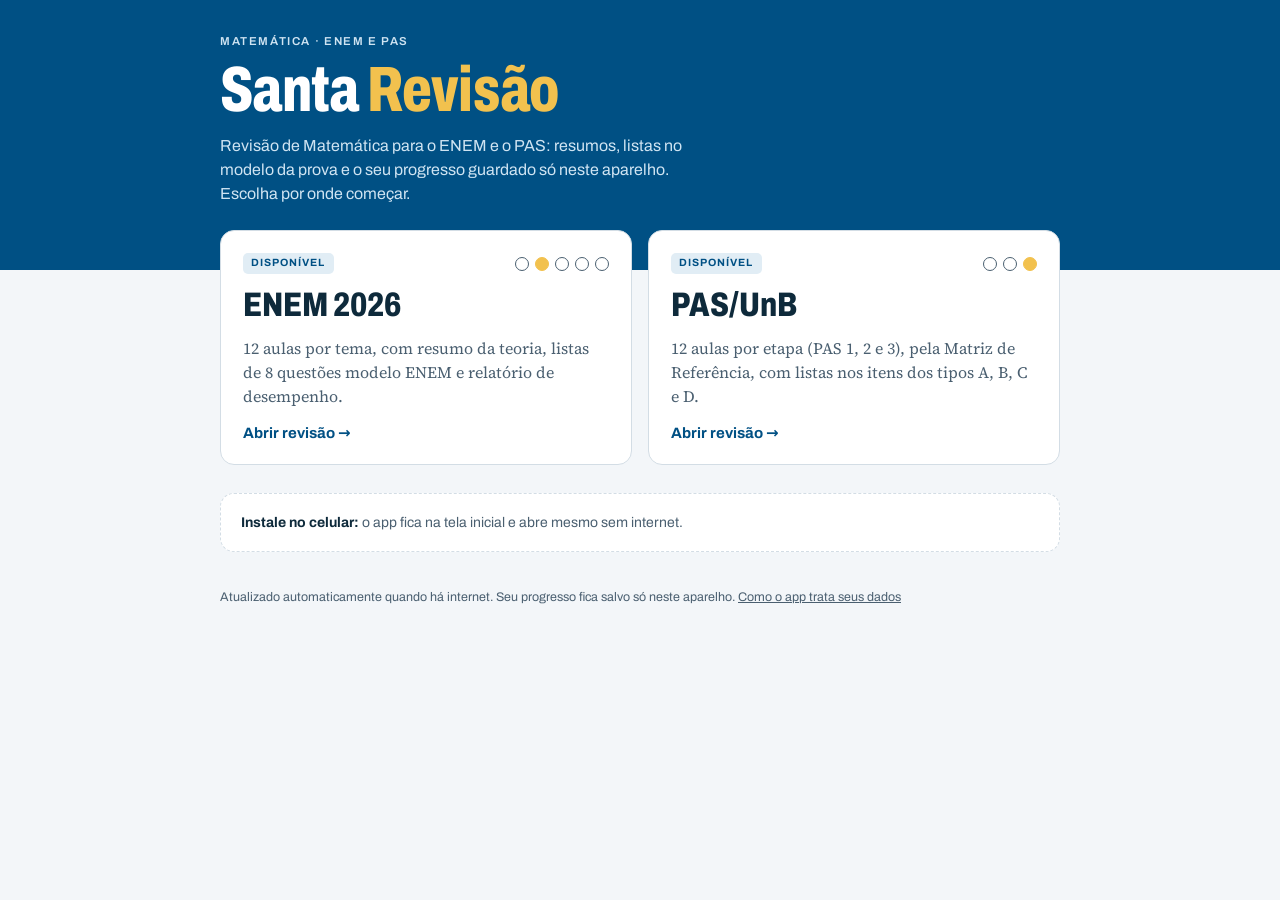
<file: index.html>
<!doctype html>
<html lang="pt-BR">
<head>
<meta charset="utf-8">
<meta http-equiv="Content-Security-Policy" content="default-src 'self'; script-src 'self' 'unsafe-inline'; style-src 'self' 'unsafe-inline'; img-src 'self' data: blob:; font-src 'self' data:; connect-src 'self'; frame-src 'self' blob:; worker-src 'self'; object-src 'none'; base-uri 'self'; form-action 'self'">
<meta name="viewport" content="width=device-width,initial-scale=1,viewport-fit=cover">
<title>Santa Revisão</title>
<meta name="description" content="Santa Revisão: aulas de revisão de Matemática para o ENEM e o PAS/UnB.">
<meta name="theme-color" content="#005084">
<link rel="manifest" href="manifest.webmanifest">
<link rel="icon" type="image/png" sizes="32x32" href="icons/favicon-32.png">
<link rel="apple-touch-icon" href="icons/apple-touch-icon.png">
<meta name="apple-mobile-web-app-capable" content="yes">
<meta name="apple-mobile-web-app-title" content="Santa Revisão">
<link rel="stylesheet" href="fonts/fonts.css">
<style>
:root {
  --paper: #F3F6F9; --sheet: #FFFFFF; --ink: #0E2A3B; --ink-2: #4A5F70; --rule: #D3DDE5;
  --pen: #005084; --pen-soft: #E1EDF5; --mark: #8A5F08; --mark-soft: #F8F1E0;
  --band: #005084; --band-ink: #FFFFFF; --band-ink-2: #CFE4F2; --band-accent: #F2C14E;
  --f-display: "Archivo", "Arial Narrow", system-ui, sans-serif;
  --f-body: "Source Serif 4", Georgia, serif;
  --f-ui: "Archivo", system-ui, -apple-system, "Segoe UI", sans-serif;
  color-scheme: light;
}
@media (prefers-color-scheme: dark) { :root {
  --paper: #0A1822; --sheet: #10222F; --ink: #E4EDF3; --ink-2: #A2B5C3; --rule: #23394A;
  --pen: #6FB3E0; --pen-soft: #13324A; --mark: #E5B84B; --mark-soft: #3A2E12; --band: #0A2C44;
  color-scheme: dark; } }
* { box-sizing: border-box; }
html, body { margin: 0; }
body { background: var(--paper); color: var(--ink); font: 15px/1.5 var(--f-ui);
  padding-bottom: env(safe-area-inset-bottom, 0px); }
a { color: inherit; }
:focus-visible { outline: 2px solid var(--pen); outline-offset: 3px; }

.band { background: var(--band); color: var(--band-ink); padding: calc(env(safe-area-inset-top, 0px) + 36px) 0 64px; }
.wrap { max-width: 880px; margin: 0 auto; padding-inline: 20px; }
.eyebrow { font: 600 11.5px/1 var(--f-ui); letter-spacing: .14em; text-transform: uppercase; color: var(--band-ink-2); margin: 0; }
h1 { font-family: var(--f-display); font-stretch: 72%; font-weight: 800; font-size: clamp(38px, 8vw, 64px);
  line-height: .95; letter-spacing: -.01em; margin: 12px 0 14px; text-wrap: balance; }
h1 span { color: var(--band-accent); }
.lede { margin: 0; max-width: 52ch; color: var(--band-ink-2); font-size: 16px; }

.cards { display: grid; grid-template-columns: repeat(auto-fit, minmax(280px, 1fr)); gap: 16px; margin-top: -40px; }
.card { position: relative; display: flex; flex-direction: column; gap: 14px; background: var(--sheet);
  border: 1px solid var(--rule); border-radius: 14px; padding: 22px 22px 20px; text-decoration: none;
  transition: border-color .15s, transform .15s; }
a.card:hover { border-color: var(--pen); transform: translateY(-2px); }
.card .top { display: flex; justify-content: space-between; align-items: center; gap: 10px; }
.tag { font: 700 10.5px/1 var(--f-ui); letter-spacing: .1em; text-transform: uppercase; padding: 5px 8px; border-radius: 5px; }
.tag.on { color: var(--pen); background: var(--pen-soft); }
.tag.soon { color: var(--mark); background: var(--mark-soft); }
.card h2 { font-family: var(--f-display); font-stretch: 78%; font-weight: 800; font-size: 34px; line-height: 1; margin: 0; }
.card p { margin: 0; font-family: var(--f-body); font-size: 16px; color: var(--ink-2); }
.bubbles { display: flex; gap: 6px; }
.bubbles i { width: 14px; height: 14px; border-radius: 50%; border: 1.5px solid var(--ink-2); }
.bubbles i.f { background: var(--band-accent); border-color: var(--band-accent); }
.go { margin-top: auto; font-weight: 700; color: var(--pen); }
.card.off { opacity: .85; }
.card.off .go { color: var(--ink-2); font-weight: 600; }

.install { margin-top: 28px; background: var(--sheet); border: 1px dashed var(--rule); border-radius: 14px; padding: 18px 20px;
  display: flex; flex-wrap: wrap; gap: 12px 20px; align-items: center; justify-content: space-between; }
.install p { margin: 0; max-width: 56ch; font-size: 14px; color: var(--ink-2); }
.install b { color: var(--ink); }
.btn { border: 0; border-radius: 99px; background: var(--pen); color: #fff; font: 700 14px/1 var(--f-ui); padding: 12px 18px; cursor: pointer; }
footer { margin: 36px 0 40px; font-size: 12.5px; color: var(--ink-2); }
</style>
</head>
<body>
<header class="band">
  <div class="wrap">
    <p class="eyebrow">Matemática · ENEM e PAS</p>
    <h1>Santa <span>Revisão</span></h1>
    <p class="lede">Revisão de Matemática para o ENEM e o PAS: resumos, listas no modelo da prova e o seu progresso guardado só neste aparelho. Escolha por onde começar.</p>
  </div>
</header>

<main class="wrap">
  <div class="cards">
    <a class="card" href="enem/">
      <div class="top"><span class="tag on">Disponível</span><span class="bubbles" aria-hidden="true"><i></i><i class="f"></i><i></i><i></i><i></i></span></div>
      <h2>ENEM 2026</h2>
      <p>12 aulas por tema, com resumo da teoria, listas de 8 questões modelo ENEM e relatório de desempenho.</p>
      <span class="go">Abrir revisão →</span>
    </a>
    <a class="card" href="pas/">
      <div class="top"><span class="tag on">Disponível</span><span class="bubbles" aria-hidden="true"><i></i><i></i><i class="f"></i></span></div>
      <h2>PAS/UnB</h2>
      <p>12 aulas por etapa (PAS 1, 2 e 3), pela Matriz de Referência, com listas nos itens dos tipos A, B, C e D.</p>
      <span class="go">Abrir revisão →</span>
    </a>
  </div>

  <section class="install" id="inst" hidden>
    <p id="instTxt"><b>Instale no celular:</b> o app fica na tela inicial e abre mesmo sem internet.</p>
    <button class="btn" id="instBtn" hidden>Instalar app</button>
  </section>

  <footer>Atualizado automaticamente quando há internet. Seu progresso fica salvo só neste aparelho. <a href="privacidade.html">Como o app trata seus dados</a></footer>
</main>

<script>
(() => {
  if ("serviceWorker" in navigator) {
    addEventListener("load", () => navigator.serviceWorker.register("sw.js").catch(() => {}));
  }
  const box = document.getElementById("inst"), btn = document.getElementById("instBtn"), txt = document.getElementById("instTxt");
  const standalone = matchMedia("(display-mode: standalone)").matches || navigator.standalone;
  if (standalone) return;
  const ios = /iphone|ipad|ipod/i.test(navigator.userAgent);
  if (ios) {
    txt.innerHTML = "<b>Instale no iPhone:</b> toque em Compartilhar e depois em “Adicionar à Tela de Início”.";
    box.hidden = false;
  }
  let prompt = null;
  addEventListener("beforeinstallprompt", e => { e.preventDefault(); prompt = e; box.hidden = false; btn.hidden = false; });
  btn.addEventListener("click", async () => {
    if (!prompt) return;
    prompt.prompt(); await prompt.userChoice.catch(() => {}); prompt = null; box.hidden = true;
  });
  addEventListener("appinstalled", () => { box.hidden = true; });
})();
</script>
</body>
</html>
</file>
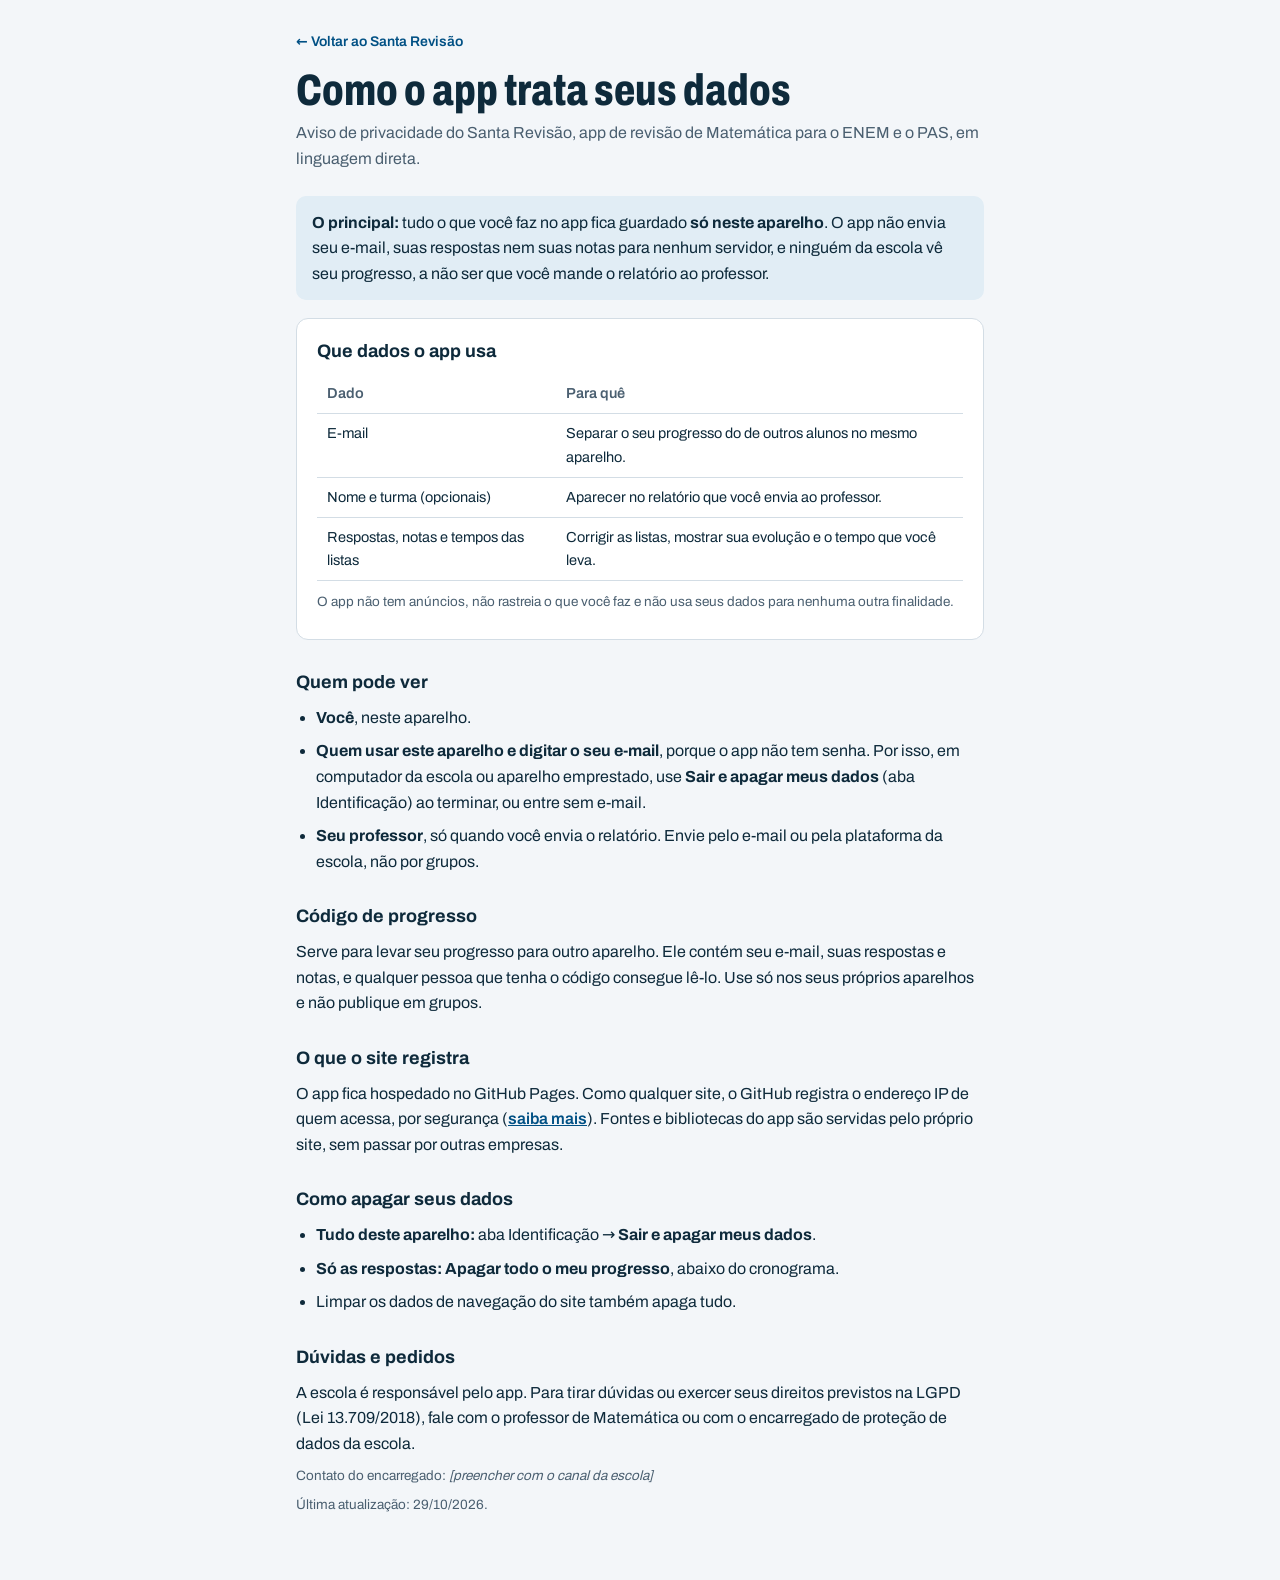
<file: privacidade.html>
<!doctype html>
<html lang="pt-BR">
<head>
<meta charset="utf-8">
<meta http-equiv="Content-Security-Policy" content="default-src 'self'; script-src 'self' 'unsafe-inline'; style-src 'self' 'unsafe-inline'; img-src 'self' data: blob:; font-src 'self' data:; connect-src 'self'; frame-src 'self' blob:; worker-src 'self'; object-src 'none'; base-uri 'self'; form-action 'self'">
<meta name="viewport" content="width=device-width,initial-scale=1,viewport-fit=cover">
<title>Privacidade · Santa Revisão</title>
<meta name="theme-color" content="#005084">
<link rel="manifest" href="manifest.webmanifest">
<link rel="icon" type="image/png" sizes="32x32" href="icons/favicon-32.png">
<link rel="stylesheet" href="fonts/fonts.css">
<style>
:root { --paper:#F3F6F9; --sheet:#FFFFFF; --ink:#0E2A3B; --ink-2:#4A5F70; --rule:#D3DDE5; --pen:#005084; --pen-soft:#E1EDF5; --mark-soft:#F8F1E0; color-scheme: light; }
@media (prefers-color-scheme: dark) { :root { --paper:#0A1822; --sheet:#10222F; --ink:#E4EDF3; --ink-2:#A2B5C3; --rule:#23394A; --pen:#6FB3E0; --pen-soft:#13324A; --mark-soft:#3A2E12; color-scheme: dark; } }
* { box-sizing: border-box; }
body { margin: 0; background: var(--paper); color: var(--ink); font: 16px/1.6 "Archivo", system-ui, sans-serif; }
.wrap { max-width: 720px; margin: 0 auto; padding: calc(env(safe-area-inset-top, 0px) + 28px) 16px 56px; }
a { color: var(--pen); font-weight: 600; }
.back { text-decoration: none; font-size: 14px; }
h1 { font-stretch: 75%; font-weight: 800; font-size: clamp(32px, 7vw, 44px); line-height: 1.02; margin: 14px 0 8px; }
.lede { color: var(--ink-2); margin: 0 0 24px; }
h2 { font-size: 18px; margin: 28px 0 8px; }
p, li { margin: 0 0 8px; }
ul { padding-left: 20px; margin: 0 0 8px; }
.box { background: var(--sheet); border: 1px solid var(--rule); border-radius: 12px; padding: 18px 20px; }
.key { background: var(--pen-soft); border-radius: 10px; padding: 14px 16px; margin: 18px 0; }
table { width: 100%; border-collapse: collapse; font-size: 14.5px; }
th, td { text-align: left; vertical-align: top; padding: 8px 10px; border-bottom: 1px solid var(--rule); }
th { color: var(--ink-2); font-weight: 600; }
.small { font-size: 13.5px; color: var(--ink-2); }
</style>
</head>
<body>
<main class="wrap">
  <a class="back" href="./">← Voltar ao Santa Revisão</a>
  <h1>Como o app trata seus dados</h1>
  <p class="lede">Aviso de privacidade do Santa Revisão, app de revisão de Matemática para o ENEM e o PAS, em linguagem direta.</p>

  <div class="key"><b>O principal:</b> tudo o que você faz no app fica guardado <b>só neste aparelho</b>. O app não envia seu e-mail, suas respostas nem suas notas para nenhum servidor, e ninguém da escola vê seu progresso, a não ser que você mande o relatório ao professor.</div>

  <div class="box">
    <h2 style="margin-top:0">Que dados o app usa</h2>
    <table>
      <tr><th>Dado</th><th>Para quê</th></tr>
      <tr><td>E-mail</td><td>Separar o seu progresso do de outros alunos no mesmo aparelho.</td></tr>
      <tr><td>Nome e turma (opcionais)</td><td>Aparecer no relatório que você envia ao professor.</td></tr>
      <tr><td>Respostas, notas e tempos das listas</td><td>Corrigir as listas, mostrar sua evolução e o tempo que você leva.</td></tr>
    </table>
    <p class="small" style="margin-top:10px">O app não tem anúncios, não rastreia o que você faz e não usa seus dados para nenhuma outra finalidade.</p>
  </div>

  <h2>Quem pode ver</h2>
  <ul>
    <li><b>Você</b>, neste aparelho.</li>
    <li><b>Quem usar este aparelho e digitar o seu e-mail</b>, porque o app não tem senha. Por isso, em computador da escola ou aparelho emprestado, use <b>Sair e apagar meus dados</b> (aba Identificação) ao terminar, ou entre sem e-mail.</li>
    <li><b>Seu professor</b>, só quando você envia o relatório. Envie pelo e-mail ou pela plataforma da escola, não por grupos.</li>
  </ul>

  <h2>Código de progresso</h2>
  <p>Serve para levar seu progresso para outro aparelho. Ele contém seu e-mail, suas respostas e notas, e qualquer pessoa que tenha o código consegue lê-lo. Use só nos seus próprios aparelhos e não publique em grupos.</p>

  <h2>O que o site registra</h2>
  <p>O app fica hospedado no GitHub Pages. Como qualquer site, o GitHub registra o endereço IP de quem acessa, por segurança (<a href="https://docs.github.com/pt/pages/getting-started-with-github-pages/what-is-github-pages">saiba mais</a>). Fontes e bibliotecas do app são servidas pelo próprio site, sem passar por outras empresas.</p>

  <h2>Como apagar seus dados</h2>
  <ul>
    <li><b>Tudo deste aparelho:</b> aba Identificação → <b>Sair e apagar meus dados</b>.</li>
    <li><b>Só as respostas:</b> <b>Apagar todo o meu progresso</b>, abaixo do cronograma.</li>
    <li>Limpar os dados de navegação do site também apaga tudo.</li>
  </ul>

  <h2>Dúvidas e pedidos</h2>
  <p>A escola é responsável pelo app. Para tirar dúvidas ou exercer seus direitos previstos na LGPD (Lei 13.709/2018), fale com o professor de Matemática ou com o encarregado de proteção de dados da escola.</p>
  <p class="small">Contato do encarregado: <i>[preencher com o canal da escola]</i></p>
  <p class="small">Última atualização: 29/10/2026.</p>
</main>
</body>
</html>
</file>
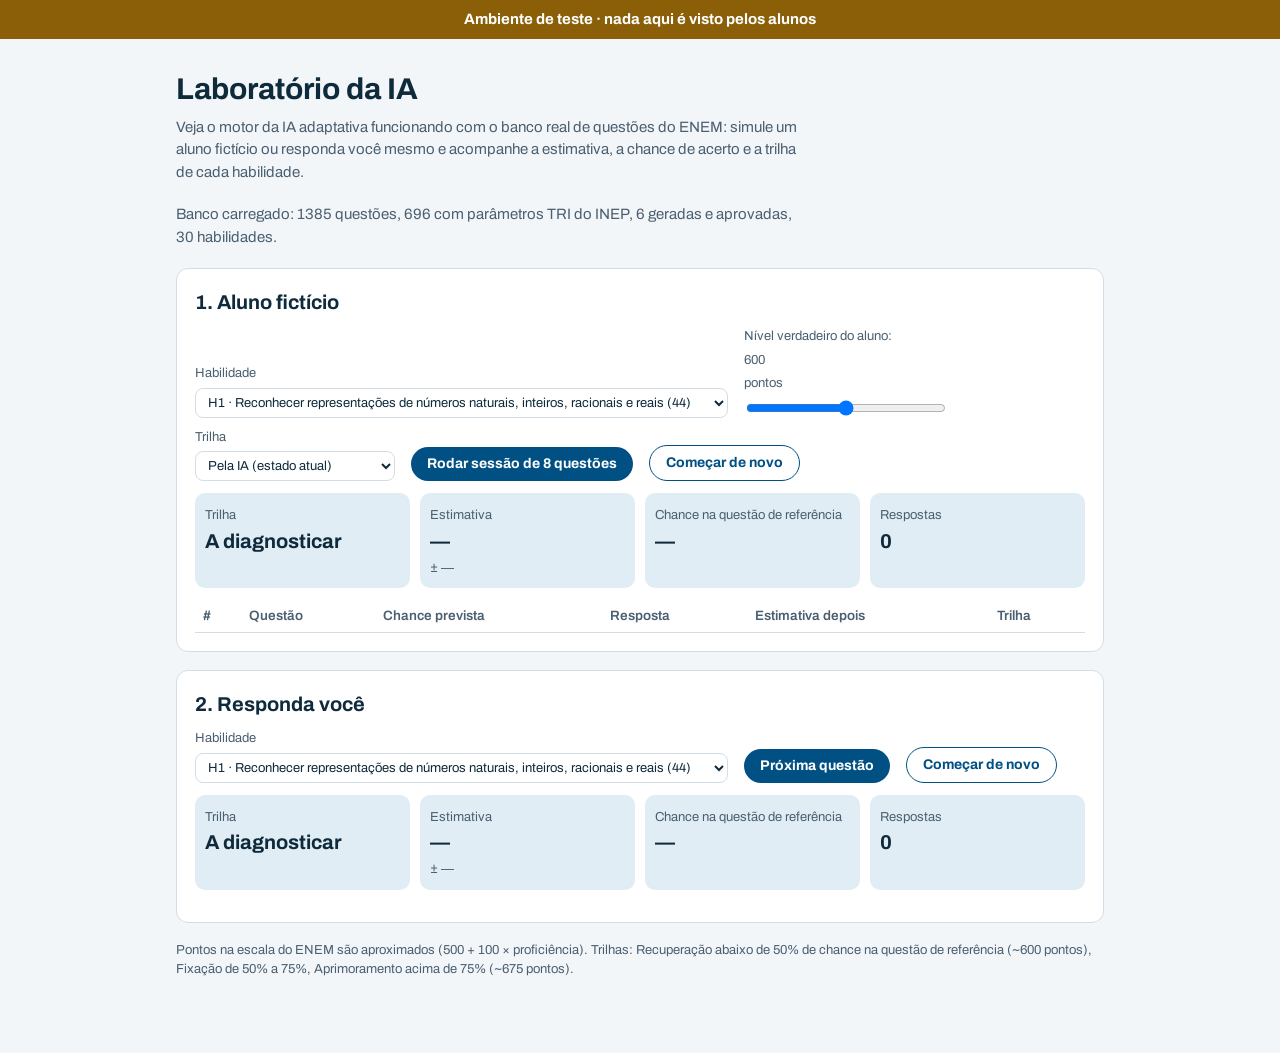
<file: ia/laboratorio.html>
<!doctype html>
<html lang="pt-BR">
<head>
<meta charset="utf-8">
<meta http-equiv="Content-Security-Policy" content="default-src 'self'; script-src 'self' 'unsafe-inline'; style-src 'self' 'unsafe-inline'; img-src 'self' data: blob:; font-src 'self' data:; connect-src 'self'; object-src 'none'; base-uri 'self'; form-action 'self'">
<meta name="viewport" content="width=device-width,initial-scale=1">
<meta name="robots" content="noindex">
<title>Laboratório da IA · Santa Revisão</title>
<link rel="stylesheet" href="../fonts/fonts.css">
<style>
:root { --paper:#F3F6F9; --sheet:#FFFFFF; --ink:#0E2A3B; --ink-2:#4A5F70; --rule:#D3DDE5; --pen:#005084; --pen-soft:#E1EDF5; --ok:#1E7B4A; --bad:#B3261E; --warn:#8A5F08; color-scheme: light; }
@media (prefers-color-scheme: dark) { :root { --paper:#0A1822; --sheet:#10222F; --ink:#E4EDF3; --ink-2:#A2B5C3; --rule:#23394A; --pen:#6FB3E0; --pen-soft:#13324A; --ok:#5CC48A; --bad:#F2867E; --warn:#E5B84B; color-scheme: dark; } }
* { box-sizing: border-box; }
body { margin: 0; background: var(--paper); color: var(--ink); font: 15px/1.5 "Archivo", system-ui, sans-serif; }
.wrap { max-width: 960px; margin: 0 auto; padding: 20px 16px 60px; }
.faixa { background: var(--warn); color: #fff; font-weight: 700; padding: 8px 16px; text-align: center; }
h1 { font-size: 30px; margin: 8px 0 4px; } h2 { font-size: 20px; margin: 0 0 10px; }
.lede { color: var(--ink-2); margin: 0 0 20px; max-width: 70ch; }
.card { background: var(--sheet); border: 1px solid var(--rule); border-radius: 12px; padding: 18px; margin-bottom: 18px; }
.row { display: flex; flex-wrap: wrap; gap: 10px 16px; align-items: end; }
label { display: flex; flex-direction: column; gap: 4px; font-size: 13px; color: var(--ink-2); }
select, input[type=range] { font: inherit; min-width: 200px; }
select { padding: 6px 8px; border: 1px solid var(--rule); border-radius: 8px; background: var(--sheet); color: var(--ink); }
button { font: 700 14px/1 "Archivo", system-ui, sans-serif; border: 0; border-radius: 99px; background: var(--pen); color: #fff; padding: 10px 16px; cursor: pointer; }
button.ghost { background: transparent; color: var(--pen); border: 1px solid var(--pen); }
table { width: 100%; border-collapse: collapse; font-size: 13.5px; font-variant-numeric: tabular-nums; margin-top: 12px; }
th, td { text-align: left; padding: 6px 8px; border-bottom: 1px solid var(--rule); vertical-align: top; }
th { color: var(--ink-2); font-weight: 600; }
.ok { color: var(--ok); font-weight: 700; } .bad { color: var(--bad); font-weight: 700; }
.est { display: inline-block; padding: 2px 8px; border-radius: 99px; font-size: 12px; font-weight: 700; background: var(--pen-soft); color: var(--pen); }
.resumo { display: grid; grid-template-columns: repeat(auto-fit, minmax(150px, 1fr)); gap: 10px; margin-top: 12px; }
.resumo div { background: var(--pen-soft); border-radius: 10px; padding: 10px; }
.resumo b { display: block; font-size: 20px; }
.q p { margin: 0 0 8px; } .q .cmd { font-weight: 600; }
.opts { display: grid; gap: 8px; margin-top: 10px; }
.opts button { text-align: left; background: var(--sheet); color: var(--ink); border: 1px solid var(--rule); border-radius: 10px; font-weight: 400; line-height: 1.4; }
.motivo { font-size: 13px; color: var(--ink-2); margin: 0 0 8px; }
.nota { font-size: 13px; color: var(--ink-2); }
#m-q img { max-width: 100%; }
</style>
</head>
<body>
<div class="faixa">Ambiente de teste · nada aqui é visto pelos alunos</div>
<main class="wrap">
  <h1>Laboratório da IA</h1>
  <p class="lede">Veja o motor da IA adaptativa funcionando com o banco real de questões do ENEM: simule um aluno fictício ou responda você mesmo e acompanhe a estimativa, a chance de acerto e a trilha de cada habilidade.</p>
  <p class="lede" id="status">Carregando o banco de questões…</p>

  <section class="card">
    <h2>1. Aluno fictício</h2>
    <div class="row">
      <label>Habilidade <select id="s-hab"></select></label>
      <label>Nível verdadeiro do aluno: <span id="s-pts-v">600</span> pontos <input id="s-pts" type="range" min="400" max="800" step="10" value="600"></label>
      <label>Trilha <select id="s-trilha"><option value="auto">Pela IA (estado atual)</option><option value="recuperacao">Recuperação</option><option value="fixacao">Fixação</option><option value="aprimoramento">Aprimoramento</option></select></label>
      <button id="s-run" type="button">Rodar sessão de 8 questões</button>
      <button id="s-zero" class="ghost" type="button">Começar de novo</button>
    </div>
    <div class="resumo" id="s-resumo"></div>
    <table><thead><tr><th>#</th><th>Questão</th><th>Chance prevista</th><th>Resposta</th><th>Estimativa depois</th><th>Trilha</th></tr></thead><tbody id="s-log"></tbody></table>
  </section>

  <section class="card">
    <h2>2. Responda você</h2>
    <div class="row">
      <label>Habilidade <select id="m-hab"></select></label>
      <button id="m-next" type="button">Próxima questão</button>
      <button id="m-zero" class="ghost" type="button">Começar de novo</button>
    </div>
    <div class="resumo" id="m-resumo"></div>
    <div id="m-q" class="q" style="margin-top:14px"></div>
  </section>

  <p class="nota">Pontos na escala do ENEM são aproximados (500 + 100 × proficiência). Trilhas: Recuperação abaixo de 50% de chance na questão de referência (~600 pontos), Fixação de 50% a 75%, Aprimoramento acima de 75% (~675 pontos).</p>
</main>
<script src="banco.js"></script>
<script src="motor.js"></script>
<script>
(async () => {
  const $ = id => document.getElementById(id);
  const esc = s => String(s == null ? "" : s).replace(/[&<>"']/g, c => ({ "&": "&amp;", "<": "&lt;", ">": "&gt;", '"': "&quot;", "'": "&#39;" }[c]));
  const NOME = { recuperacao: "Recuperação", fixacao: "Fixação", aprimoramento: "Aprimoramento", a_diagnosticar: "A diagnosticar", introducao: "Introdução" };
  const ALVO = { recuperacao: [0.7, 0.8], fixacao: [0.55, 0.7], aprimoramento: [0.4, 0.55], a_diagnosticar: [0.4, 0.6] };
  let D, H, M;
  try {
    let G;
    [D, H, G] = await Promise.all([Banco.carregarDoSite("../enem/index.html"), fetch("habilidades.json").then(r => r.json()), fetch("questoes-geradas.json").then(r => r.ok ? r.json() : null).catch(() => null)]);
    M = Motor.criar({ itens: Banco.extrair(D).concat(Banco.extrairGeradas(G)), habilidades: H.habilidades, nivelParaB: H.nivelParaB });
  } catch (e) { $("status").textContent = "Não foi possível carregar o banco de questões."; return; }
  const itens = Object.values(M.itens);
  $("status").textContent = `Banco carregado: ${itens.length} questões, ${itens.filter(i => i.ip).length} com parâmetros TRI do INEP, ${itens.filter(i => i.gerada).length} geradas e aprovadas, ${H.habilidades.length} habilidades.`;
  const opts = H.habilidades.map(h => `<option value="${esc(h.id)}">${esc(h.id)} · ${esc(h.nome)} (${(M.porHab[h.id] || []).length})</option>`).join("");
  $("s-hab").innerHTML = opts; $("m-hab").innerHTML = opts;
  const pct = p => Math.round(p * 100) + "%";
  const caixa = r => `<div><span class="nota">Trilha</span><b>${esc(NOME[r.estado] || r.estado)}</b><span class="nota">${r.validado ? "validada" : r.observacao ? "em observação" : r.n ? "provisória" : ""}</span></div>
    <div><span class="nota">Estimativa</span><b>${r.n ? r.pontos + " pts" : "—"}</b><span class="nota">± ${r.n ? Math.round(r.ep * 100) : "—"}</span></div>
    <div><span class="nota">Chance na questão de referência</span><b>${r.n ? pct(r.chance) : "—"}</b><span class="nota">${r.n ? "80%: " + pct(r.ic80[0]) + " a " + pct(r.ic80[1]) : ""}</span></div>
    <div><span class="nota">Respostas</span><b>${r.n}</b></div>`;

  // 1. Aluno fictício
  let simAluno = {}, simUsadas = new Set(), simN = 0;
  const thVerdadeiro = () => (+$("s-pts").value - 500) / 100;
  const responde = (th, it) => { const a = it.ip ? it.ip[0] : 1.5, b = it.ip ? it.ip[1] : (H.nivelParaB[it.nv] || 1.96); return Math.random() < 1 / (1 + Math.exp(-a * (th - b))) || Math.random() < 0.2 ? 1 : 0; };
  const simDesenha = () => { $("s-resumo").innerHTML = caixa(M.resumo(simAluno, $("s-hab").value)); };
  const simZera = () => { simAluno = {}; simUsadas = new Set(); simN = 0; $("s-log").innerHTML = ""; simDesenha(); };
  $("s-pts").addEventListener("input", () => { $("s-pts-v").textContent = $("s-pts").value; });
  $("s-hab").addEventListener("change", simZera); $("s-zero").addEventListener("click", simZera);
  $("s-run").addEventListener("click", () => {
    const h = $("s-hab").value; const est = M.resumo(simAluno, h).estado;
    const trilha = $("s-trilha").value === "auto" ? est : $("s-trilha").value;
    const lista = M.escolher(simAluno, h, ALVO[trilha] || ALVO.a_diagnosticar, 8, Date.now(), simUsadas);
    if (!lista.length) { $("s-log").insertAdjacentHTML("beforeend", `<tr><td colspan="6">Não há mais questões desta habilidade para este aluno.</td></tr>`); return; }
    lista.forEach(e => {
      simUsadas.add(e.id); const r = responde(thVerdadeiro(), M.itens[e.id]);
      const out = M.registrar(simAluno, { id: e.id, r, ms: 90000 }); simN++;
      $("s-log").insertAdjacentHTML("beforeend", `<tr><td>${simN}</td><td>${esc(e.id)}${e.calibrada ? "" : " <span class='nota'>(não calibrada)</span>"}</td><td>${pct(e.chance)}</td><td class="${r ? "ok" : "bad"}">${r ? "acertou" : "errou"}</td><td>${out.resumo.pontos} pts · chance ${pct(out.resumo.chance)}</td><td><span class="est">${esc(NOME[out.resumo.estado])}</span>${out.mudou && out.de ? " ← " + esc(NOME[out.de]) : ""}</td></tr>`);
    });
    simDesenha();
  });
  simZera();

  // 2. Responda você
  let euAluno = {}, euUsadas = new Set(), atual = null, inicio = 0;
  const euDesenha = () => { $("m-resumo").innerHTML = caixa(M.resumo(euAluno, $("m-hab").value)); };
  const euZera = () => { euAluno = {}; euUsadas = new Set(); atual = null; $("m-q").innerHTML = ""; euDesenha(); };
  $("m-hab").addEventListener("change", euZera); $("m-zero").addEventListener("click", euZera);
  $("m-next").addEventListener("click", () => {
    const h = $("m-hab").value; const est = M.resumo(euAluno, h).estado;
    const e = M.escolher(euAluno, h, ALVO[est] || ALVO.a_diagnosticar, 1, Date.now(), euUsadas)[0];
    if (!e) { $("m-q").innerHTML = "<p>Não há mais questões desta habilidade.</p>"; return; }
    euUsadas.add(e.id); atual = e; inicio = Date.now();
    const q = M.itens[e.id].q;
    // Enunciados e alternativas são conteúdo do próprio banco do professor, como no app.
    const fig = q.f && D.figs && D.figs[q.f] ? `<div><img src="${D.figs[q.f]}" alt="Figura da questão" style="max-width:100%"></div>` : "";
    $("m-q").innerHTML = `<p class="motivo">${esc(e.motivo)} · ${esc(M.itens[e.id].fonte || "banco do app")}</p>${(q.t || []).map(t => `<p>${t}</p>`).join("")}${fig}${q.c ? `<p class="cmd">${q.c}</p>` : ""}
      <div class="opts">${q.o.map((o, j) => `<button type="button" data-o="${j}"><b>${"ABCDE"[j]}</b> ${o}</button>`).join("")}<button type="button" data-o="ns" class="ghost">Não sei</button></div><div id="m-fb"></div>`;
    const aulaN = M.itens[e.id].aula, imgs = [...document.querySelectorAll('#m-q img.ofi[data-k]')];
    if (imgs.length && aulaN != null) fetch('../enem/of/a' + aulaN + '.json').then(r => r.json()).then(m => imgs.forEach(el => { if (m[el.dataset.k]) el.src = m[el.dataset.k]; })).catch(() => {});
  });
  $("m-q").addEventListener("click", ev => {
    const b = ev.target.closest("button[data-o]"); if (!b || !atual) return;
    const q = M.itens[atual.id].q; const o = b.dataset.o;
    const r = o === "ns" ? "ns" : (+o === q.a ? 1 : 0);
    const out = M.registrar(euAluno, { id: atual.id, r, ms: Date.now() - inicio, longa: M.itens[atual.id].longa });
    $("m-q").querySelectorAll("button[data-o]").forEach(x => { x.disabled = true; });
    $("m-fb").innerHTML = `<p class="${r === 1 ? "ok" : "bad"}">${r === 1 ? "Certo." : r === "ns" ? "Marcado como não sei." : "Errado."} Resposta: ${"ABCDE"[q.a]}.</p>${q.sol ? `<p>${q.sol}</p>` : ""}${out.mudou && out.de ? `<p><b>A habilidade mudou de trilha:</b> ${esc(NOME[out.de])} → ${esc(NOME[out.para])}</p>` : ""}`;
    atual = null; euDesenha();
  });
  euZera();
})();
</script>
</body>
</html>
</file>
<file: fonts/fonts.css>
/* Fontes servidas pelo próprio site (sem Google Fonts). Licença: SIL Open Font License 1.1 (ver OFL-*.txt). */

/* archivo-latin-ext-standard-normal */
@font-face {
  font-family: 'Archivo';
  font-style: normal;
  font-display: swap;
  font-weight: 100 900;
  font-stretch: 62% 125%;
  src: url(./archivo-latin-ext-standard-normal.woff2) format('woff2-variations');
  unicode-range: U+0100-02BA,U+02BD-02C5,U+02C7-02CC,U+02CE-02D7,U+02DD-02FF,U+0304,U+0308,U+0329,U+1D00-1DBF,U+1E00-1E9F,U+1EF2-1EFF,U+2020,U+20A0-20AB,U+20AD-20C0,U+2113,U+2C60-2C7F,U+A720-A7FF;
}

/* archivo-latin-standard-normal */
@font-face {
  font-family: 'Archivo';
  font-style: normal;
  font-display: swap;
  font-weight: 100 900;
  font-stretch: 62% 125%;
  src: url(./archivo-latin-standard-normal.woff2) format('woff2-variations');
  unicode-range: U+0000-00FF,U+0131,U+0152-0153,U+02BB-02BC,U+02C6,U+02DA,U+02DC,U+0304,U+0308,U+0329,U+2000-206F,U+20AC,U+2122,U+2191,U+2193,U+2212,U+2215,U+FEFF,U+FFFD;
}

/* source-serif-4-latin-ext-opsz-normal */
@font-face {
  font-family: 'Source Serif 4';
  font-style: normal;
  font-display: swap;
  font-weight: 200 900;
  src: url(./source-serif-4-latin-ext-opsz-normal.woff2) format('woff2-variations');
  unicode-range: U+0100-02BA,U+02BD-02C5,U+02C7-02CC,U+02CE-02D7,U+02DD-02FF,U+0304,U+0308,U+0329,U+1D00-1DBF,U+1E00-1E9F,U+1EF2-1EFF,U+2020,U+20A0-20AB,U+20AD-20C4,U+2113,U+2C60-2C7F,U+A720-A7FF;
}

/* source-serif-4-latin-opsz-normal */
@font-face {
  font-family: 'Source Serif 4';
  font-style: normal;
  font-display: swap;
  font-weight: 200 900;
  src: url(./source-serif-4-latin-opsz-normal.woff2) format('woff2-variations');
  unicode-range: U+0000-00FF,U+0131,U+0152-0153,U+02BB-02BC,U+02C6,U+02DA,U+02DC,U+0304,U+0308,U+0329,U+2000-206F,U+20AC,U+2122,U+2191,U+2193,U+2212,U+2215,U+FEFF,U+FFFD;
}

/* ibm-plex-mono-latin-ext-500-normal */
@font-face {
  font-family: 'IBM Plex Mono';
  font-style: normal;
  font-display: swap;
  font-weight: 500;
  src: url(./ibm-plex-mono-latin-ext-500-normal.woff2) format('woff2');
  unicode-range: U+0100-02BA,U+02BD-02C5,U+02C7-02CC,U+02CE-02D7,U+02DD-02FF,U+0304,U+0308,U+0329,U+1D00-1DBF,U+1E00-1E9F,U+1EF2-1EFF,U+2020,U+20A0-20AB,U+20AD-20C0,U+2113,U+2C60-2C7F,U+A720-A7FF;
}

/* ibm-plex-mono-latin-500-normal */
@font-face {
  font-family: 'IBM Plex Mono';
  font-style: normal;
  font-display: swap;
  font-weight: 500;
  src: url(./ibm-plex-mono-latin-500-normal.woff2) format('woff2');
  unicode-range: U+0000-00FF,U+0131,U+0152-0153,U+02BB-02BC,U+02C6,U+02DA,U+02DC,U+0304,U+0308,U+0329,U+2000-206F,U+20AC,U+2122,U+2191,U+2193,U+2212,U+2215,U+FEFF,U+FFFD;
}

/* ibm-plex-mono-latin-ext-600-normal */
@font-face {
  font-family: 'IBM Plex Mono';
  font-style: normal;
  font-display: swap;
  font-weight: 600;
  src: url(./ibm-plex-mono-latin-ext-600-normal.woff2) format('woff2');
  unicode-range: U+0100-02BA,U+02BD-02C5,U+02C7-02CC,U+02CE-02D7,U+02DD-02FF,U+0304,U+0308,U+0329,U+1D00-1DBF,U+1E00-1E9F,U+1EF2-1EFF,U+2020,U+20A0-20AB,U+20AD-20C0,U+2113,U+2C60-2C7F,U+A720-A7FF;
}

/* ibm-plex-mono-latin-600-normal */
@font-face {
  font-family: 'IBM Plex Mono';
  font-style: normal;
  font-display: swap;
  font-weight: 600;
  src: url(./ibm-plex-mono-latin-600-normal.woff2) format('woff2');
  unicode-range: U+0000-00FF,U+0131,U+0152-0153,U+02BB-02BC,U+02C6,U+02DA,U+02DC,U+0304,U+0308,U+0329,U+2000-206F,U+20AC,U+2122,U+2191,U+2193,U+2212,U+2215,U+FEFF,U+FFFD;
}
</file>
